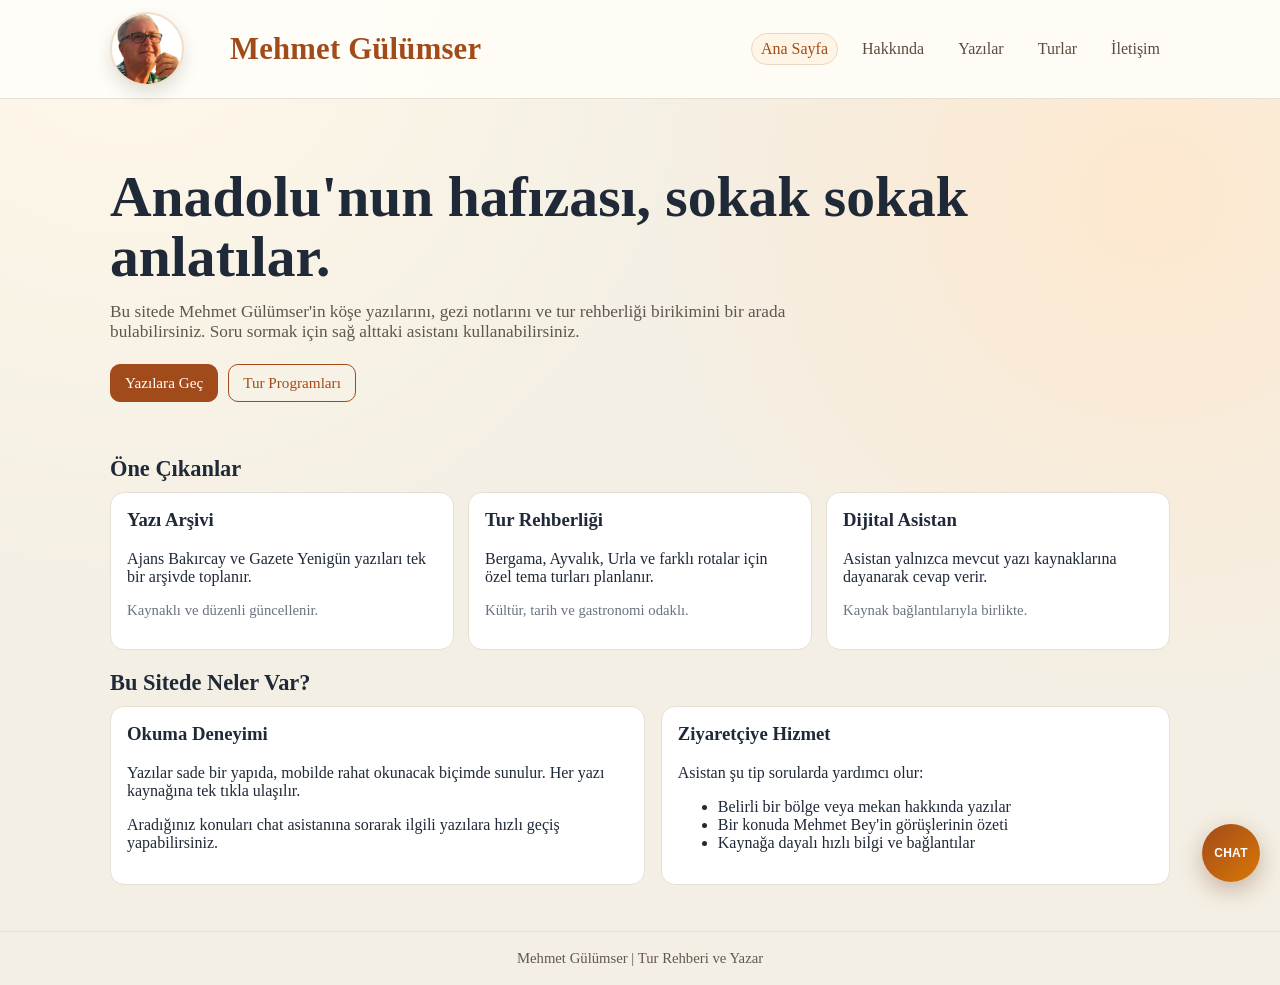
<file: apps/site/index.html>
<!doctype html>
<html lang="tr">
<head>
  <meta charset="UTF-8" />
  <meta name="viewport" content="width=device-width, initial-scale=1.0" />
  <title>Mehmet Gülümser | Tur Rehberi ve Yazar</title>
  <meta name="description" content="Mehmet Gülümser'in yazıları, tur deneyimleri ve dijital asistanı." />
  <link rel="stylesheet" href="styles.css" />
</head>
<body>
  <header class="site-header">
    <div class="topbar">
      <a class="brand" href="index.html">Mehmet Gülümser</a>
      <div class="header-row">
        <img class="header-avatar" src="assets/mehmet-gulumser.png" alt="Mehmet Gülümser" onerror="this.onerror=null;this.src='assets/mehmet-gulumser.svg';" />
        <a class="brand-inline" href="index.html">Mehmet Gülümser</a>
        <nav class="nav" aria-label="Ana menü">
          <a class="active" href="index.html">Ana Sayfa</a>
          <a href="hakkinda.html">Hakkında</a>
          <a href="yazilar.html">Yazılar</a>
          <a href="turlar.html">Turlar</a>
          <a href="iletisim.html">İletişim</a>
        </nav>
      </div>
    </div>
  </header>

  <section class="hero">
    <h1>Anadolu'nun hafızası, sokak sokak anlatılar.</h1>
    <p>Bu sitede Mehmet Gülümser'in köşe yazılarını, gezi notlarını ve tur rehberliği birikimini bir arada bulabilirsiniz. Soru sormak için sağ alttaki asistanı kullanabilirsiniz.</p>
    <div class="cta-row">
      <a class="btn" href="yazilar.html">Yazılara Geç</a>
      <a class="btn secondary" href="turlar.html">Tur Programları</a>
    </div>
  </section>

  <main>
    <h2 class="section-title">Öne Çıkanlar</h2>
    <div class="grid">
      <article class="card span-4">
        <h3>Yazı Arşivi</h3>
        <p>Ajans Bakırcay ve Gazete Yenigün yazıları tek bir arşivde toplanır.</p>
        <p class="meta">Kaynaklı ve düzenli güncellenir.</p>
      </article>
      <article class="card span-4">
        <h3>Tur Rehberliği</h3>
        <p>Bergama, Ayvalık, Urla ve farklı rotalar için özel tema turları planlanır.</p>
        <p class="meta">Kültür, tarih ve gastronomi odaklı.</p>
      </article>
      <article class="card span-4">
        <h3>Dijital Asistan</h3>
        <p>Asistan yalnızca mevcut yazı kaynaklarına dayanarak cevap verir.</p>
        <p class="meta">Kaynak bağlantılarıyla birlikte.</p>
      </article>
    </div>

    <h2 class="section-title">Bu Sitede Neler Var?</h2>
    <div class="split">
      <section class="card">
        <h3>Okuma Deneyimi</h3>
        <p>Yazılar sade bir yapıda, mobilde rahat okunacak biçimde sunulur. Her yazı kaynağına tek tıkla ulaşılır.</p>
        <p>Aradığınız konuları chat asistanına sorarak ilgili yazılara hızlı geçiş yapabilirsiniz.</p>
      </section>
      <section class="card">
        <h3>Ziyaretçiye Hizmet</h3>
        <p>Asistan şu tip sorularda yardımcı olur:</p>
        <ul>
          <li>Belirli bir bölge veya mekan hakkında yazılar</li>
          <li>Bir konuda Mehmet Bey'in görüşlerinin özeti</li>
          <li>Kaynağa dayalı hızlı bilgi ve bağlantılar</li>
        </ul>
      </section>
    </div>
  </main>

  <footer>
    Mehmet Gülümser | Tur Rehberi ve Yazar
  </footer>

  <script src="chat-widget.js"></script>
</body>
</html>
</file>
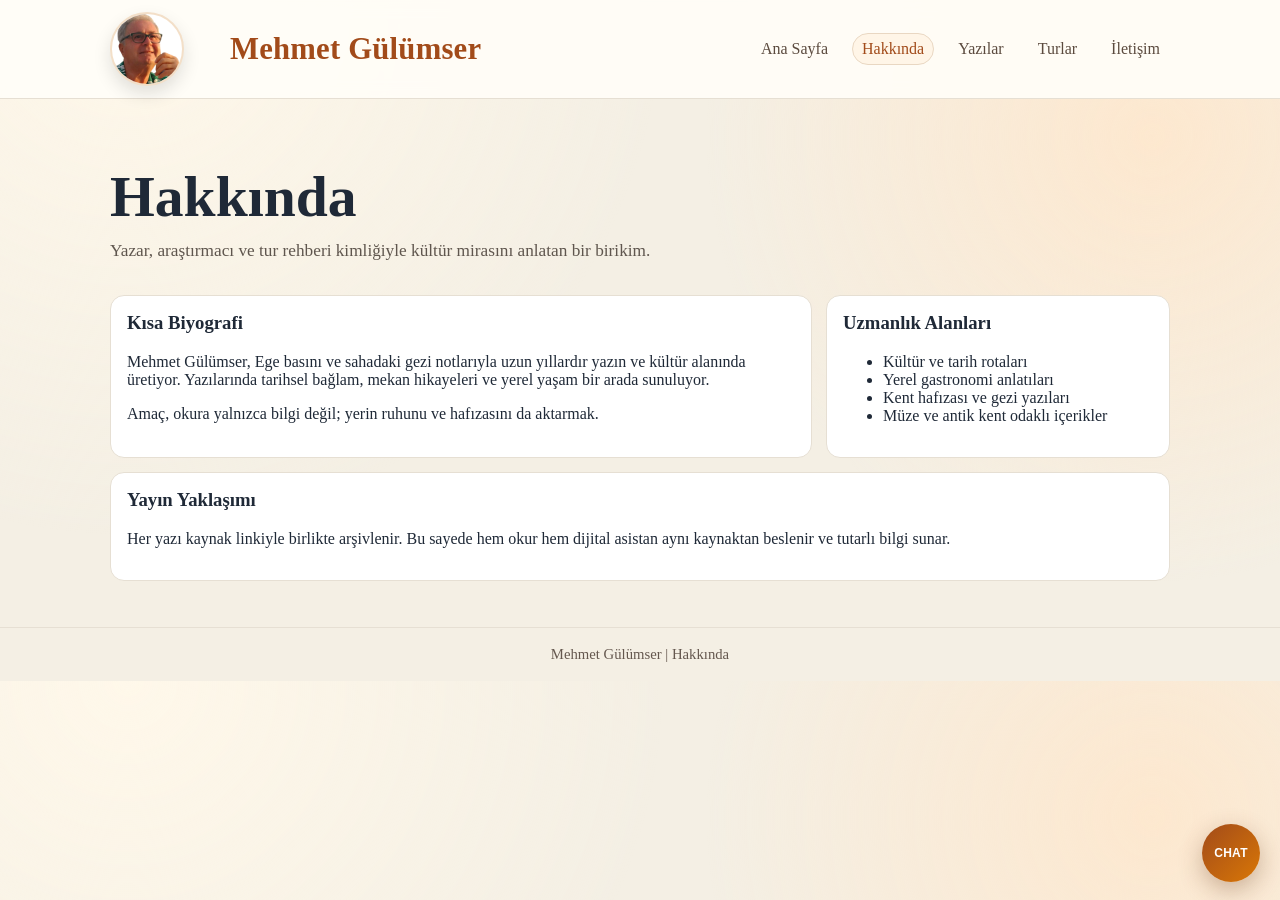
<file: apps/site/hakkinda.html>
<!doctype html>
<html lang="tr">
<head>
  <meta charset="UTF-8" />
  <meta name="viewport" content="width=device-width, initial-scale=1.0" />
  <title>Hakkında | Mehmet Gülümser</title>
  <meta name="description" content="Mehmet Gülümser hakkında bilgiler." />
  <link rel="stylesheet" href="styles.css" />
</head>
<body>
  <header class="site-header">
    <div class="topbar">
      <a class="brand" href="index.html">Mehmet Gülümser</a>
      <div class="header-row">
        <img class="header-avatar" src="assets/mehmet-gulumser.png" alt="Mehmet Gülümser" onerror="this.onerror=null;this.src='assets/mehmet-gulumser.svg';" />
        <a class="brand-inline" href="index.html">Mehmet Gülümser</a>
        <nav class="nav" aria-label="Ana menü">
          <a href="index.html">Ana Sayfa</a>
          <a class="active" href="hakkinda.html">Hakkında</a>
          <a href="yazilar.html">Yazılar</a>
          <a href="turlar.html">Turlar</a>
          <a href="iletisim.html">İletişim</a>
        </nav>
      </div>
    </div>
  </header>

  <section class="hero">
    <h1>Hakkında</h1>
    <p>Yazar, araştırmacı ve tur rehberi kimliğiyle kültür mirasını anlatan bir birikim.</p>
  </section>

  <main>
    <div class="grid">
      <section class="card span-8">
        <h3>Kısa Biyografi</h3>
        <p>Mehmet Gülümser, Ege basını ve sahadaki gezi notlarıyla uzun yıllardır yazın ve kültür alanında üretiyor. Yazılarında tarihsel bağlam, mekan hikayeleri ve yerel yaşam bir arada sunuluyor.</p>
        <p>Amaç, okura yalnızca bilgi değil; yerin ruhunu ve hafızasını da aktarmak.</p>
      </section>
      <section class="card span-4">
        <h3>Uzmanlık Alanları</h3>
        <ul>
          <li>Kültür ve tarih rotaları</li>
          <li>Yerel gastronomi anlatıları</li>
          <li>Kent hafızası ve gezi yazıları</li>
          <li>Müze ve antik kent odaklı içerikler</li>
        </ul>
      </section>
      <section class="card span-12">
        <h3>Yayın Yaklaşımı</h3>
        <p>Her yazı kaynak linkiyle birlikte arşivlenir. Bu sayede hem okur hem dijital asistan aynı kaynaktan beslenir ve tutarlı bilgi sunar.</p>
      </section>
    </div>
  </main>

  <footer>
    Mehmet Gülümser | Hakkında
  </footer>

  <script src="chat-widget.js"></script>
</body>
</html>
</file>
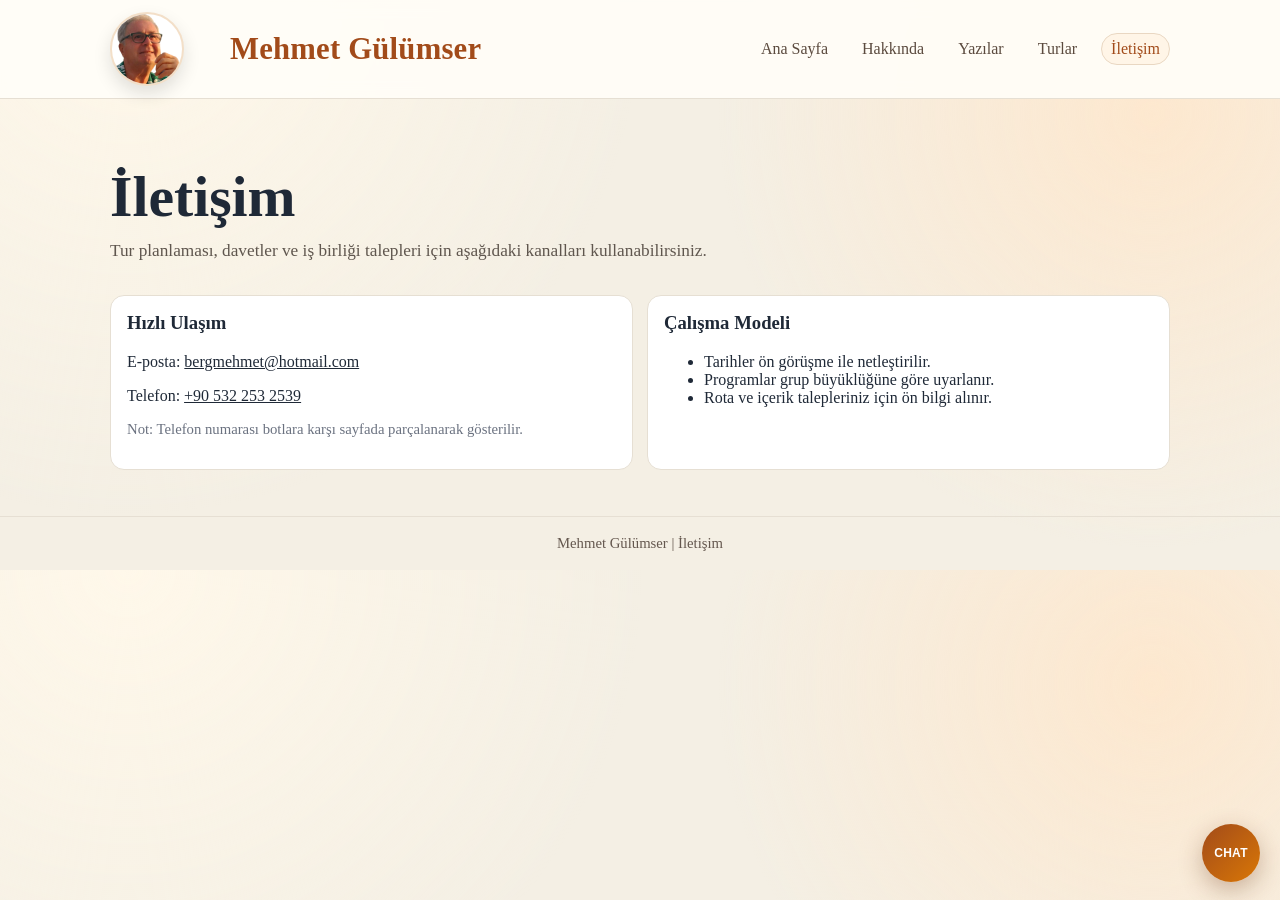
<file: apps/site/iletisim.html>
<!doctype html>
<html lang="tr">
<head>
  <meta charset="UTF-8" />
  <meta name="viewport" content="width=device-width, initial-scale=1.0" />
  <title>İletişim | Mehmet Gülümser</title>
  <meta name="description" content="Mehmet Gülümser ile iletişime geçin." />
  <link rel="stylesheet" href="styles.css" />
</head>
<body>
  <header class="site-header">
    <div class="topbar">
      <a class="brand" href="index.html">Mehmet Gülümser</a>
      <div class="header-row">
        <img class="header-avatar" src="assets/mehmet-gulumser.png" alt="Mehmet Gülümser" onerror="this.onerror=null;this.src='assets/mehmet-gulumser.svg';" />
        <a class="brand-inline" href="index.html">Mehmet Gülümser</a>
        <nav class="nav" aria-label="Ana menü">
          <a href="index.html">Ana Sayfa</a>
          <a href="hakkinda.html">Hakkında</a>
          <a href="yazilar.html">Yazılar</a>
          <a href="turlar.html">Turlar</a>
          <a class="active" href="iletisim.html">İletişim</a>
        </nav>
      </div>
    </div>
  </header>

  <section class="hero">
    <h1>İletişim</h1>
    <p>Tur planlaması, davetler ve iş birliği talepleri için aşağıdaki kanalları kullanabilirsiniz.</p>
  </section>

  <main>
    <div class="grid">
      <section class="card span-6">
        <h3>Hızlı Ulaşım</h3>
        <p>E-posta: <a href="mailto:bergmehmet@hotmail.com">bergmehmet@hotmail.com</a></p>
        <p>Telefon: <span id="mg-phone" data-p0="+90" data-p1="532" data-p2="253" data-p3="" data-p4="2539"></span></p>
        <p class="meta">Not: Telefon numarası botlara karşı sayfada parçalanarak gösterilir.</p>
      </section>
      <section class="card span-6">
        <h3>Çalışma Modeli</h3>
        <ul>
          <li>Tarihler ön görüşme ile netleştirilir.</li>
          <li>Programlar grup büyüklüğüne göre uyarlanır.</li>
          <li>Rota ve içerik talepleriniz için ön bilgi alınır.</li>
        </ul>
      </section>
    </div>
  </main>

  <footer>
    Mehmet Gülümser | İletişim
  </footer>

  <script src="chat-widget.js"></script>
  <script src="phone.js"></script>
</body>
</html>
</file>
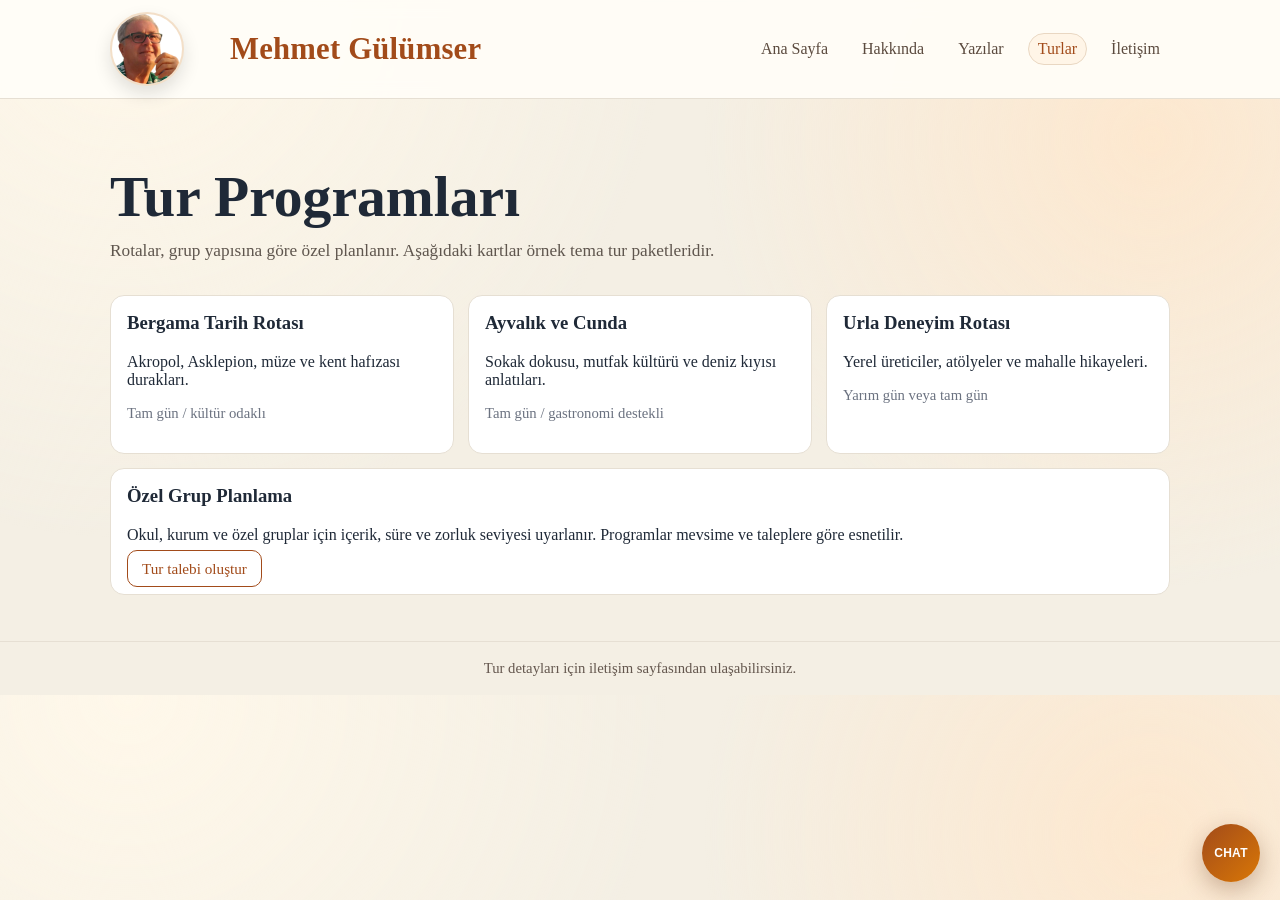
<file: apps/site/turlar.html>
<!doctype html>
<html lang="tr">
<head>
  <meta charset="UTF-8" />
  <meta name="viewport" content="width=device-width, initial-scale=1.0" />
  <title>Turlar | Mehmet Gülümser</title>
  <meta name="description" content="Kültür, tarih ve gastronomi odaklı tur sayfası." />
  <link rel="stylesheet" href="styles.css" />
</head>
<body>
  <header class="site-header">
    <div class="topbar">
      <a class="brand" href="index.html">Mehmet Gülümser</a>
      <div class="header-row">
        <img class="header-avatar" src="assets/mehmet-gulumser.png" alt="Mehmet Gülümser" onerror="this.onerror=null;this.src='assets/mehmet-gulumser.svg';" />
        <a class="brand-inline" href="index.html">Mehmet Gülümser</a>
        <nav class="nav" aria-label="Ana menü">
          <a href="index.html">Ana Sayfa</a>
          <a href="hakkinda.html">Hakkında</a>
          <a href="yazilar.html">Yazılar</a>
          <a class="active" href="turlar.html">Turlar</a>
          <a href="iletisim.html">İletişim</a>
        </nav>
      </div>
    </div>
  </header>

  <section class="hero">
    <h1>Tur Programları</h1>
    <p>Rotalar, grup yapısına göre özel planlanır. Aşağıdaki kartlar örnek tema tur paketleridir.</p>
  </section>

  <main>
    <div class="grid">
      <article class="card span-4">
        <h3>Bergama Tarih Rotası</h3>
        <p>Akropol, Asklepion, müze ve kent hafızası durakları.</p>
        <p class="meta">Tam gün / kültür odaklı</p>
      </article>
      <article class="card span-4">
        <h3>Ayvalık ve Cunda</h3>
        <p>Sokak dokusu, mutfak kültürü ve deniz kıyısı anlatıları.</p>
        <p class="meta">Tam gün / gastronomi destekli</p>
      </article>
      <article class="card span-4">
        <h3>Urla Deneyim Rotası</h3>
        <p>Yerel üreticiler, atölyeler ve mahalle hikayeleri.</p>
        <p class="meta">Yarım gün veya tam gün</p>
      </article>
      <article class="card span-12">
        <h3>Özel Grup Planlama</h3>
        <p>Okul, kurum ve özel gruplar için içerik, süre ve zorluk seviyesi uyarlanır. Programlar mevsime ve taleplere göre esnetilir.</p>
        <a class="btn secondary" href="iletisim.html">Tur talebi oluştur</a>
      </article>
    </div>
  </main>

  <footer>
    Tur detayları için iletişim sayfasından ulaşabilirsiniz.
  </footer>

  <script src="chat-widget.js"></script>
</body>
</html>
</file>
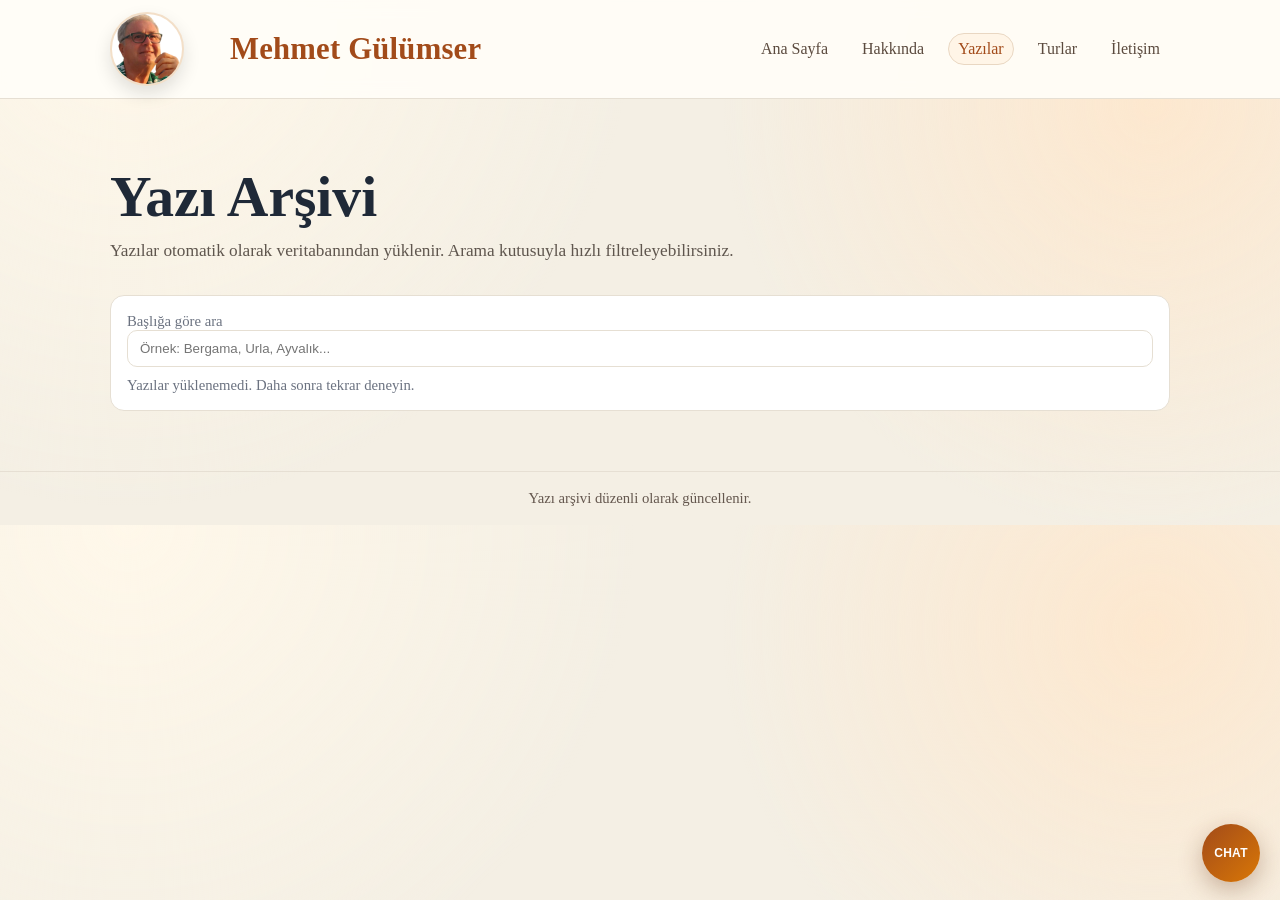
<file: apps/site/yazilar.html>
<!doctype html>
<html lang="tr">
<head>
  <meta charset="UTF-8" />
  <meta name="viewport" content="width=device-width, initial-scale=1.0" />
  <title>Yazılar | Mehmet Gülümser</title>
  <meta name="description" content="Mehmet Gülümser yazı arşivi." />
  <link rel="stylesheet" href="styles.css" />
</head>
<body>
  <header class="site-header">
    <div class="topbar">
      <a class="brand" href="index.html">Mehmet Gülümser</a>
      <div class="header-row">
        <img class="header-avatar" src="assets/mehmet-gulumser.png" alt="Mehmet Gülümser" onerror="this.onerror=null;this.src='assets/mehmet-gulumser.svg';" />
        <a class="brand-inline" href="index.html">Mehmet Gülümser</a>
        <nav class="nav" aria-label="Ana menü">
          <a href="index.html">Ana Sayfa</a>
          <a href="hakkinda.html">Hakkında</a>
          <a class="active" href="yazilar.html">Yazılar</a>
          <a href="turlar.html">Turlar</a>
          <a href="iletisim.html">İletişim</a>
        </nav>
      </div>
    </div>
  </header>

  <section class="hero">
    <h1>Yazı Arşivi</h1>
    <p>Yazılar otomatik olarak veritabanından yüklenir. Arama kutusuyla hızlı filtreleyebilirsiniz.</p>
  </section>

  <main>
    <div class="card span-12" style="margin-bottom: 14px;">
      <label class="meta" for="mg-articles-search">Başlığa göre ara</label><br>
      <input id="mg-articles-search" placeholder="Örnek: Bergama, Urla, Ayvalık..." style="width: 100%; padding: 10px 12px; border: 1px solid var(--line); border-radius: 10px;" />
      <p id="mg-articles-status" class="meta" style="margin: 10px 0 0;"></p>
    </div>
    <div id="mg-articles" class="article-list"></div>
  </main>

  <footer>
    Yazı arşivi düzenli olarak güncellenir.
  </footer>

  <script src="chat-widget.js"></script>
  <script src="articles.js"></script>
</body>
</html>
</file>
<file: apps/site/styles.css>
:root {
  --sand: #f4efe4;
  --paper: #fffdf8;
  --ink: #1f2937;
  --muted: #6b7280;
  --brand: #a24b1a;
  --brand-2: #d97706;
  --line: #e6dfd3;
  --card: #ffffff;
}

* {
  box-sizing: border-box;
}

body {
  margin: 0;
  color: var(--ink);
  font-family: "Iowan Old Style", "Baskerville", "Palatino Linotype", serif;
  background:
    radial-gradient(circle at 10% 0%, #fff8ea 0, transparent 40%),
    radial-gradient(circle at 90% 20%, #fde8cf 0, transparent 35%),
    var(--sand);
}

a {
  color: inherit;
}

.site-header {
  position: sticky;
  top: 0;
  z-index: 30;
  backdrop-filter: blur(8px);
  background: rgba(255, 253, 248, 0.92);
  border-bottom: 1px solid var(--line);
}

.topbar {
  max-width: 1100px;
  margin: 0 auto;
  display: flex;
  flex-direction: column;
  align-items: stretch;
  padding: 10px 16px;
  gap: 16px;
}

.brand {
  text-decoration: none;
  font-weight: 700;
  font-size: clamp(1.35rem, 4.2vw, 1.65rem);
  letter-spacing: 0.2px;
  color: var(--brand);
}

.brand-inline {
  display: none;
  text-decoration: none;
  font-weight: 700;
  font-size: 1.52rem;
  letter-spacing: 0.2px;
  color: var(--brand);
  white-space: nowrap;
}

.header-row {
  display: flex;
  align-items: center;
  justify-content: space-between;
  gap: 14px;
}

.header-avatar {
  width: 48px;
  height: 48px;
  border-radius: 999px;
  border: 2px solid #f3dfc8;
  object-fit: cover;
  background: #fff;
  box-shadow: 0 8px 18px rgba(0, 0, 0, 0.12);
}

.nav {
  display: flex;
  gap: 14px;
  flex-wrap: wrap;
  justify-content: flex-end;
}

.nav a {
  text-decoration: none;
  padding: 6px 9px;
  border-radius: 999px;
  color: #5b4a3e;
  border: 1px solid transparent;
}

.nav a:hover,
.nav a.active {
  border-color: #e9d7c2;
  background: #fff5e7;
  color: var(--brand);
}

.hero {
  max-width: 1100px;
  margin: 0 auto;
  padding: 68px 20px 34px;
}

.hero h1 {
  margin: 0;
  font-size: clamp(2.35rem, 6vw, 3.6rem);
  line-height: 1.05;
}

.hero p {
  margin: 14px 0 0;
  color: #5f564e;
  max-width: 760px;
  font-size: 1.08rem;
}

.cta-row {
  display: flex;
  flex-wrap: wrap;
  gap: 10px;
  margin-top: 22px;
}

.btn {
  border: 1px solid var(--brand);
  color: #fff;
  background: var(--brand);
  text-decoration: none;
  padding: 9px 14px;
  border-radius: 10px;
  font-size: 0.95rem;
}

.btn.secondary {
  color: var(--brand);
  background: transparent;
}

main {
  max-width: 1100px;
  margin: 0 auto;
  padding: 0 20px 46px;
}

.section-title {
  font-size: 1.4rem;
  margin: 20px 0 10px;
}

.grid {
  display: grid;
  grid-template-columns: repeat(12, 1fr);
  gap: 14px;
}

.card {
  background: var(--card);
  border: 1px solid var(--line);
  border-radius: 14px;
  padding: 16px;
}

.card h3 {
  margin-top: 0;
}

.span-4 {
  grid-column: span 4;
}

.span-6 {
  grid-column: span 6;
}

.span-8 {
  grid-column: span 8;
}

.span-12 {
  grid-column: span 12;
}

.meta {
  color: var(--muted);
  font-size: 0.92rem;
}

.article-list {
  display: grid;
  gap: 12px;
}

.article-item {
  background: var(--card);
  border: 1px solid var(--line);
  border-left: 5px solid #e7c59f;
  border-radius: 12px;
  padding: 12px 14px;
}

.article-item h3 {
  margin: 0 0 6px;
  font-size: 1.04rem;
}

.article-item a {
  color: #14568f;
}

.split {
  display: grid;
  grid-template-columns: 1.05fr 1fr;
  gap: 16px;
}

footer {
  border-top: 1px solid var(--line);
  color: #64574e;
  text-align: center;
  padding: 18px;
  font-size: 0.92rem;
}

#mg-chat-btn {
  position: fixed;
  right: 20px;
  bottom: 18px;
  width: 58px;
  height: 58px;
  border-radius: 50%;
  border: 0;
  background: linear-gradient(135deg, var(--brand), var(--brand-2));
  color: #fff;
  font-size: 12px;
  font-weight: 700;
  letter-spacing: 0.3px;
  cursor: pointer;
  box-shadow: 0 8px 24px rgba(104, 50, 20, 0.32);
}

#mg-chat-panel {
  position: fixed;
  right: 20px;
  bottom: 86px;
  width: 360px;
  max-width: calc(100vw - 24px);
  height: 510px;
  background: #fff;
  border-radius: 14px;
  box-shadow: 0 12px 34px rgba(0, 0, 0, 0.22);
  display: none;
  overflow: hidden;
  border: 2px solid #d9c2a8;
}

#mg-chat-panel.open {
  display: flex;
  flex-direction: column;
}

#mg-chat-head {
  display: flex;
  justify-content: space-between;
  align-items: center;
  padding: 10px 12px;
  border-bottom: 1px solid #eadccf;
  background: #fff8ef;
}

#mg-chat-close {
  border: 1px solid #d6c5b3;
  background: #fff;
  color: #5d4a3e;
  border-radius: 8px;
  width: 30px;
  height: 30px;
  line-height: 1;
  cursor: pointer;
}

#mg-chat-log {
  flex: 1;
  overflow: auto;
  padding: 12px;
}

.msg {
  margin: 8px 0;
  padding: 9px 11px;
  border-radius: 10px;
  font-size: 14px;
  line-height: 1.45;
  white-space: normal;
}

.msg.user {
  background: #fff1c8;
}

.msg.bot {
  background: #f3f4f6;
}

.msg.thinking {
  color: #6b7280;
}

.msg.thinking .dots {
  display: inline-flex;
  margin-left: 2px;
}

.msg.thinking .dots span {
  animation: mg-dot-pulse 1.2s infinite;
  opacity: 0.22;
}

.msg.thinking .dots span:nth-child(2) {
  animation-delay: 0.2s;
}

.msg.thinking .dots span:nth-child(3) {
  animation-delay: 0.4s;
}

@keyframes mg-dot-pulse {
  0%, 100% { opacity: 0.22; transform: translateY(0); }
  35% { opacity: 1; transform: translateY(-1px); }
}

.msg.bot a {
  color: #1d4ed8;
  text-decoration: underline;
  word-break: break-all;
}

#mg-chat-input-row {
  display: flex;
  border-top: 1px solid #e5e7eb;
}

#mg-chat-input {
  flex: 1;
  border: 0;
  padding: 12px;
  font-size: 14px;
}

#mg-chat-send {
  border: 0;
  background: var(--brand);
  color: #fff;
  width: 46px;
  display: grid;
  place-items: center;
  cursor: pointer;
}

#mg-chat-send:disabled {
  opacity: 0.65;
}

@media (min-width: 621px) {
  .topbar {
    padding: 12px 20px;
    gap: 0;
  }

  .brand {
    display: none;
  }

  .brand-inline {
    display: inline-block;
    font-size: 1.92rem;
    margin: 0 0 0 22px;
  }

  .header-row {
    width: 100%;
    justify-content: flex-start;
    gap: 24px;
  }

  .header-avatar {
    width: 74px;
    height: 74px;
  }

  .nav {
    margin-left: auto;
    justify-content: flex-end;
  }
}

@media (max-width: 900px) {
  .span-4,
  .span-6,
  .span-8,
  .split {
    grid-column: span 12;
    grid-template-columns: 1fr;
  }
}

@media (max-width: 620px) {
  .topbar {
    padding: 10px 14px;
    gap: 12px;
  }

  .brand {
    text-align: center;
    font-size: 1.52rem;
  }

  .header-row {
    display: grid;
    grid-template-columns: 90px 1fr;
    align-items: center;
    gap: 10px;
  }

  .nav {
    gap: 8px;
    justify-content: flex-start;
    align-content: center;
    min-height: 90px;
  }

  .header-avatar {
    width: 86px;
    height: 86px;
  }

  .hero {
    padding: 42px 14px 22px;
  }

  main {
    padding: 0 14px 26px;
  }

  #mg-chat-btn {
    right: 14px;
    bottom: 14px;
  }

  #mg-chat-panel {
    right: 12px;
    left: 12px;
    bottom: 84px;
    width: auto;
    max-width: none;
    height: 50vh;
    border-radius: 14px;
    border: 2px solid #d2b495;
  }
}
</file>
